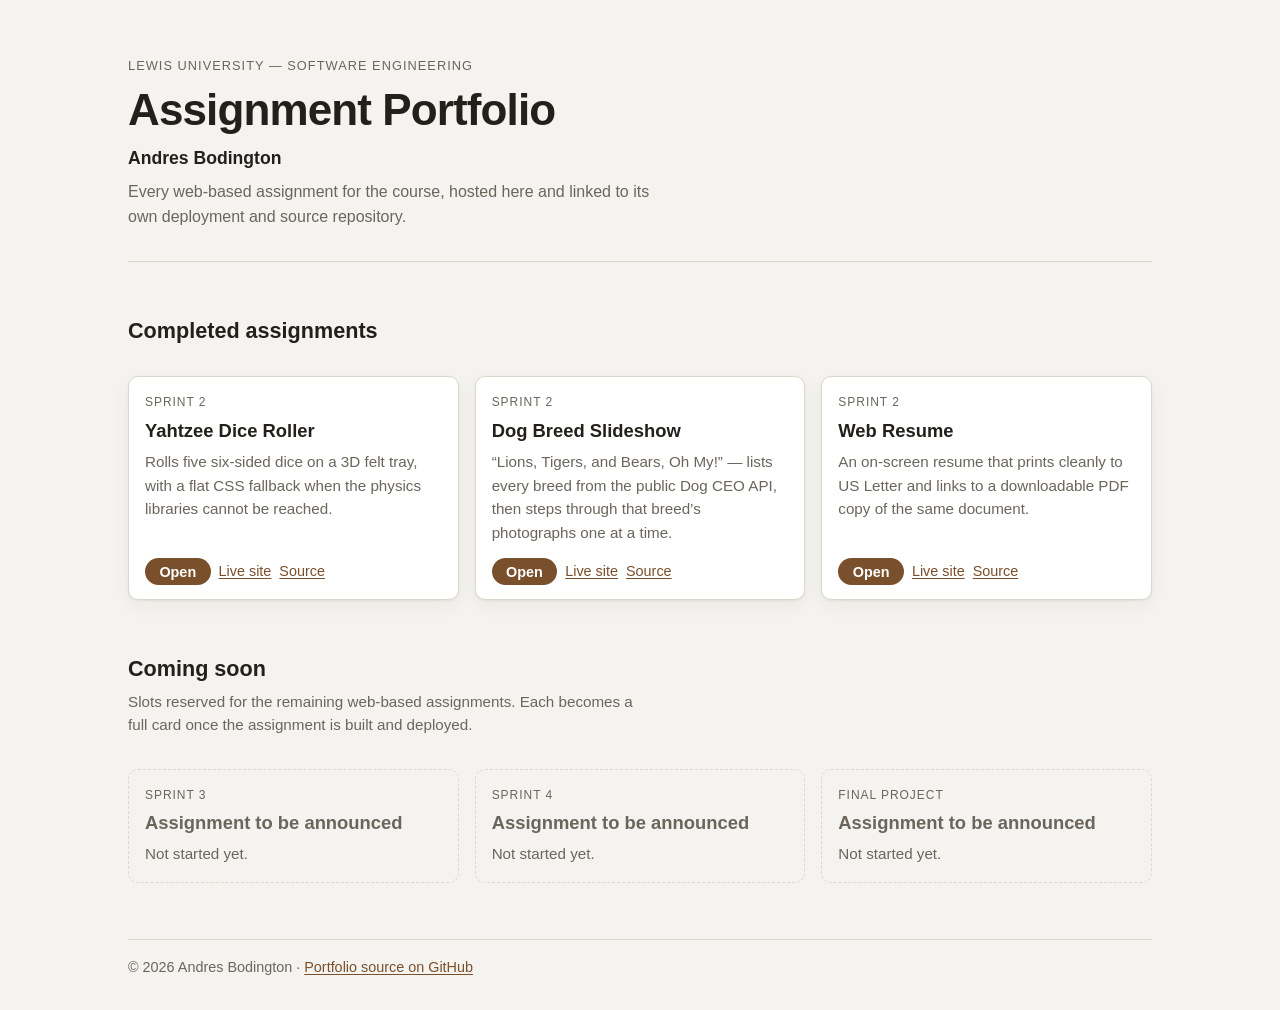
<file: index.html>
<!doctype html>
<html lang='en'>
	<head>
		<meta charset='utf-8' />
		<meta name='viewport' content='width=device-width, initial-scale=1' />
		<meta
			name='description'
			content='Portfolio hub for the web-based class assignments of Andres Bodington.'
		/>
		<link rel='stylesheet' href='index.css' />
		<title>Andres Bodington — Assignment Portfolio</title>
	</head>
	<body>
		<header class='page-header'>
			<p class='eyebrow'>Lewis University — Software Engineering</p>
			<h1>Assignment Portfolio</h1>
			<p class='byline'>Andres Bodington</p>
			<p class='intro'>
				Every web-based assignment for the course, hosted here and linked to its own
				deployment and source repository.
			</p>
		</header>

		<main>
			<section aria-labelledby='completed-heading'>
				<h2 id='completed-heading'>Completed assignments</h2>

				<!--
					TODO: replace each azurestaticapps.net placeholder below once the individual
					assignment deployments have hostnames. The local copies under /dice-roller/,
					/dog-breeds/, and /web-resume/ are served from this site and work regardless.
				-->
				<ul class='card-grid'>
					<li class='card'>
						<p class='sprint-label'>Sprint 2</p>
						<h3>Yahtzee Dice Roller</h3>
						<p class='card-body'>
							Rolls five six-sided dice on a 3D felt tray, with a flat CSS fallback when
							the physics libraries cannot be reached.
						</p>
						<ul class='link-row'>
							<li><a class='link-primary' href='dice-roller/'>Open</a></li>
							<li>
								<a href='https://yellow-moss-04310bc10.5.azurestaticapps.net'>Live site</a>
							</li>
							<li><a href='https://github.com/aebodi/dice_roller_ai'>Source</a></li>
						</ul>
					</li>

					<li class='card'>
						<p class='sprint-label'>Sprint 2</p>
						<h3>Dog Breed Slideshow</h3>
						<p class='card-body'>
							“Lions, Tigers, and Bears, Oh My!” — lists every breed from the public Dog
							CEO API, then steps through that breed’s photographs one at a time.
						</p>
						<ul class='link-row'>
							<li><a class='link-primary' href='dog-breeds/'>Open</a></li>
							<li>
								<a href='https://zealous-coast-04e17a610.3.azurestaticapps.net'>Live site</a>
							</li>
							<li>
								<a href='https://github.com/aebodi/lions_tigers_and_bears_oh_my-'>Source</a>
							</li>
						</ul>
					</li>

					<li class='card'>
						<p class='sprint-label'>Sprint 2</p>
						<h3>Web Resume</h3>
						<p class='card-body'>
							An on-screen resume that prints cleanly to US Letter and links to a
							downloadable PDF copy of the same document.
						</p>
						<ul class='link-row'>
							<li><a class='link-primary' href='web-resume/'>Open</a></li>
							<li>
								<a href='https://jolly-flower-0d801ea10.4.azurestaticapps.net'>Live site</a>
							</li>
							<li><a href='https://github.com/aebodi/web_resume'>Source</a></li>
						</ul>
					</li>
				</ul>
			</section>

			<section aria-labelledby='upcoming-heading'>
				<h2 id='upcoming-heading'>Coming soon</h2>
				<p class='section-note'>
					Slots reserved for the remaining web-based assignments. Each becomes a full card
					once the assignment is built and deployed.
				</p>

				<ul class='card-grid'>
					<li class='card card-upcoming' aria-disabled='true'>
						<p class='sprint-label'>Sprint 3</p>
						<h3>Assignment to be announced</h3>
						<p class='card-body'>Not started yet.</p>
					</li>

					<li class='card card-upcoming' aria-disabled='true'>
						<p class='sprint-label'>Sprint 4</p>
						<h3>Assignment to be announced</h3>
						<p class='card-body'>Not started yet.</p>
					</li>

					<li class='card card-upcoming' aria-disabled='true'>
						<p class='sprint-label'>Final project</p>
						<h3>Assignment to be announced</h3>
						<p class='card-body'>Not started yet.</p>
					</li>
				</ul>
			</section>
		</main>

		<footer class='page-footer'>
			<p>
				© 2026 Andres Bodington ·
				<a href='https://github.com/aebodi/assignment-portfolio'>Portfolio source on GitHub</a>
			</p>
		</footer>
	</body>
</html>
</file>
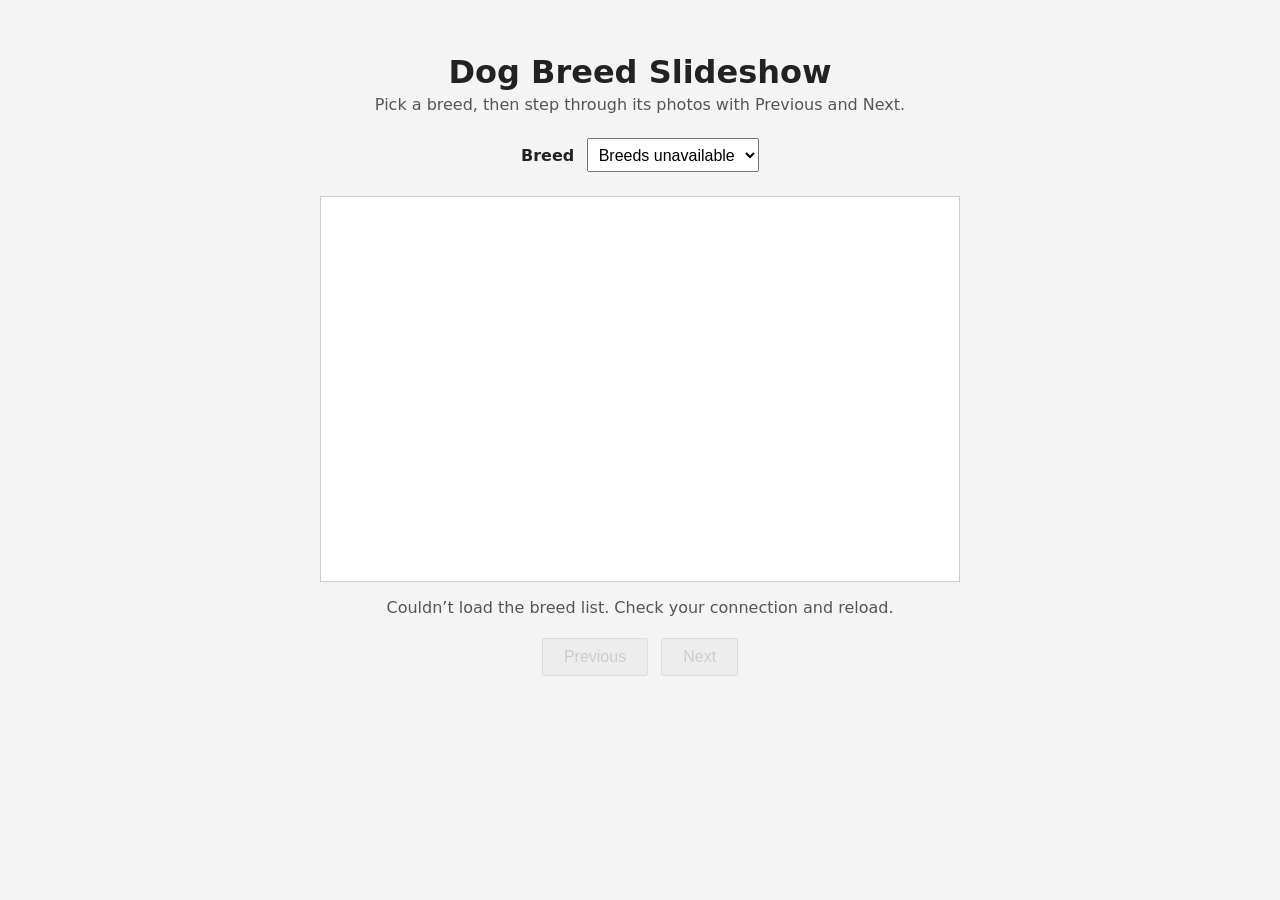
<file: dog-breeds/index.html>
<!DOCTYPE html>
<!--
	AI use: Claude (Opus 5) drafted this markup following the page structure taught in Brad
	Schiff's tutorial "Dogs, JavaScript & An API"; reviewed and edited by hand.
-->
<html lang='en'>
<head>
	<meta charset='UTF-8'>
	<meta name='viewport' content='width=device-width, initial-scale=1.0'>
	<title>Dog Breed Slideshow</title>
	<link rel='stylesheet' href='styles.css'>
</head>
<body>
	<main class='app'>
		<h1>Dog Breed Slideshow</h1>
		<p class='intro'>Pick a breed, then step through its photos with Previous and Next.</p>

		<div class='picker'>
			<label for='breedSelect'>Breed</label>
			<select id='breedSelect'>
				<option value=''>Loading breeds…</option>
			</select>
		</div>

		<div class='viewer' id='viewer'></div>

		<p id='statusMessage' class='status'>Choose a breed to begin.</p>

		<div class='controls'>
			<button id='previousButton' type='button' disabled>Previous</button>
			<button id='nextButton' type='button' disabled>Next</button>
		</div>
	</main>

	<script src='script.js'></script>
</body>
</html>
</file>
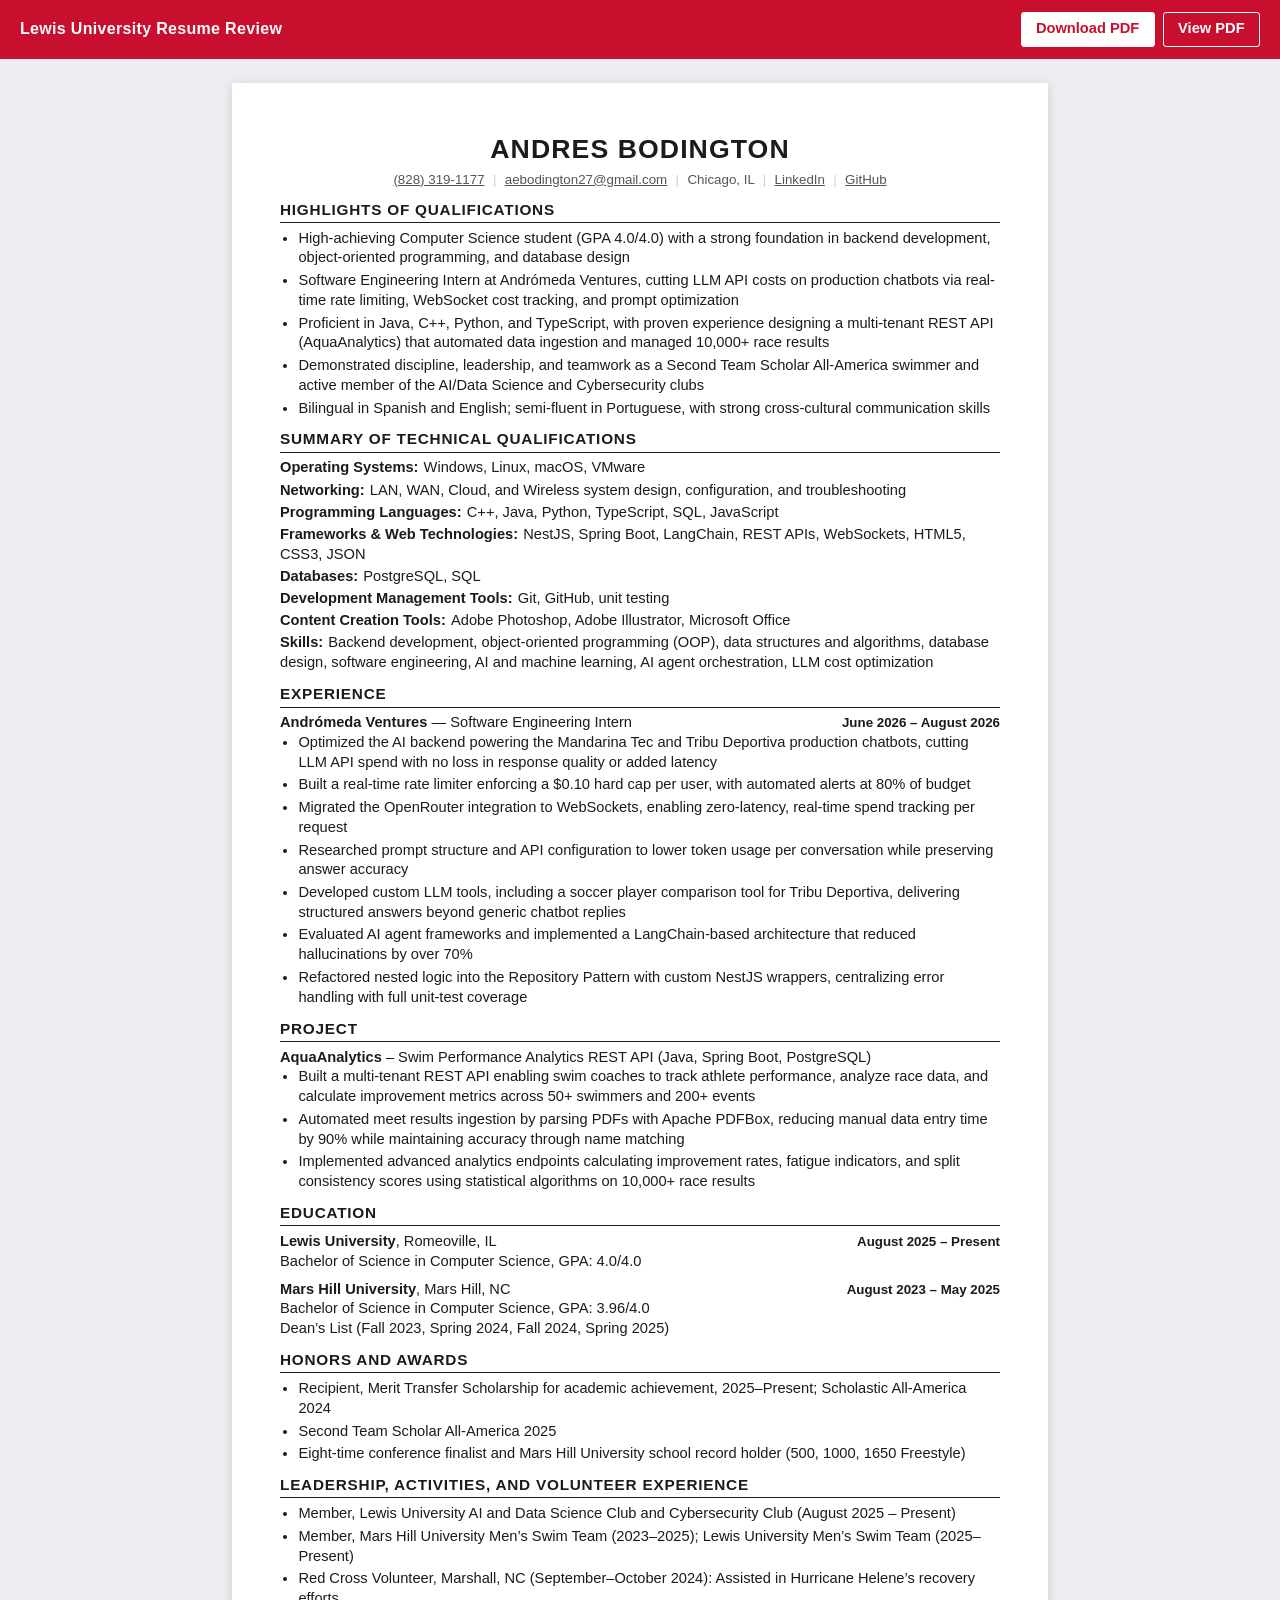
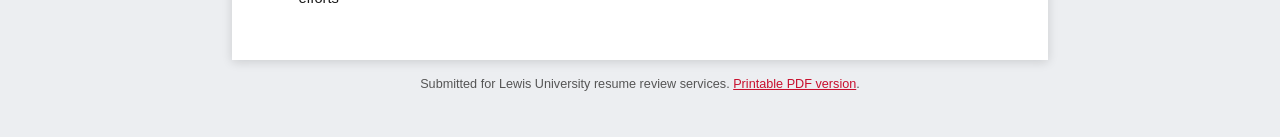
<file: web-resume/index.html>
<!DOCTYPE html>
<!--
	AI use: Claude (Opus 5) generated the initial HTML structure and section markup from the
	content of my existing PDF resume. All resume content is my own; headings, wording, and
	link targets were reviewed and corrected by hand.
-->
<html lang='en'>

<head>
	<meta charset='utf-8'>
	<meta name='viewport' content='width=device-width, initial-scale=1'>
	<title>Andres Bodington &mdash; Resume</title>
	<meta name='description'
		content='Web resume of Andres Bodington, Computer Science student at Lewis University.'>
	<link rel='stylesheet' href='index.css'>
</head>

<body>

	<!-- Screen-only toolbar. Hidden when the page is printed. -->
	<nav class='toolbar' aria-label='Resume actions'>
		<span class='toolbar-title'>Lewis University Resume Review</span>
		<div class='toolbar-actions'>
			<a class='button' href='andres-bodington-resume.pdf' download>Download PDF</a>
			<a class='button button-secondary' href='andres-bodington-resume.pdf' target='_blank'
				rel='noopener'>View PDF</a>
		</div>
	</nav>

	<main class='resume' id='resume'>

		<header class='resume-header'>
			<h1>Andres Bodington</h1>
			<p class='contact'>
				<a href='tel:+18283191177'>(828) 319-1177</a>
				<span class='divider' aria-hidden='true'>|</span>
				<a href='mailto:aebodington27@gmail.com'>aebodington27@gmail.com</a>
				<span class='divider' aria-hidden='true'>|</span>
				<span>Chicago, IL</span>
				<span class='divider' aria-hidden='true'>|</span>
				<a href='https://www.linkedin.com/in/andresbodington' target='_blank'
					rel='noopener'>LinkedIn</a>
				<span class='divider' aria-hidden='true'>|</span>
				<a href='https://github.com/aebodi' target='_blank' rel='noopener'>GitHub</a>
			</p>
		</header>

		<section class='resume-section'>
			<h2>Highlights of Qualifications</h2>
			<ul>
				<li>
					High-achieving Computer Science student (GPA 4.0/4.0) with a strong foundation in
					backend development, object-oriented programming, and database design
				</li>
				<li>
					Software Engineering Intern at Andr&oacute;meda Ventures, cutting LLM API costs on
					production chatbots via real-time rate limiting, WebSocket cost tracking, and prompt
					optimization
				</li>
				<li>
					Proficient in Java, C++, Python, and TypeScript, with proven experience designing a
					multi-tenant REST API (AquaAnalytics) that automated data ingestion and managed
					10,000+ race results
				</li>
				<li>
					Demonstrated discipline, leadership, and teamwork as a Second Team Scholar
					All-America swimmer and active member of the AI/Data Science and Cybersecurity clubs
				</li>
				<li>
					Bilingual in Spanish and English; semi-fluent in Portuguese, with strong
					cross-cultural communication skills
				</li>
			</ul>
		</section>

		<section class='resume-section'>
			<h2>Summary of Technical Qualifications</h2>
			<dl class='skills'>
				<dt>Operating Systems</dt>
				<dd>Windows, Linux, macOS, VMware</dd>

				<dt>Networking</dt>
				<dd>LAN, WAN, Cloud, and Wireless system design, configuration, and troubleshooting</dd>

				<dt>Programming Languages</dt>
				<dd>C++, Java, Python, TypeScript, SQL, JavaScript</dd>

				<dt>Frameworks &amp; Web Technologies</dt>
				<dd>NestJS, Spring Boot, LangChain, REST APIs, WebSockets, HTML5, CSS3, JSON</dd>

				<dt>Databases</dt>
				<dd>PostgreSQL, SQL</dd>

				<dt>Development Management Tools</dt>
				<dd>Git, GitHub, unit testing</dd>

				<dt>Content Creation Tools</dt>
				<dd>Adobe Photoshop, Adobe Illustrator, Microsoft Office</dd>

				<dt>Skills</dt>
				<dd>
					Backend development, object-oriented programming (OOP), data structures and
					algorithms, database design, software engineering, AI and machine learning, AI agent
					orchestration, LLM cost optimization
				</dd>
			</dl>
		</section>

		<section class='resume-section'>
			<h2>Experience</h2>
			<article class='entry'>
				<div class='entry-head'>
					<h3><strong>Andr&oacute;meda Ventures</strong> &mdash; Software Engineering Intern</h3>
					<span class='entry-date'>June 2026 &ndash; August 2026</span>
				</div>
				<ul>
					<li>
						Optimized the AI backend powering the Mandarina Tec and Tribu Deportiva production
						chatbots, cutting LLM API spend with no loss in response quality or added latency
					</li>
					<li>
						Built a real-time rate limiter enforcing a $0.10 hard cap per user, with automated
						alerts at 80% of budget
					</li>
					<li>
						Migrated the OpenRouter integration to WebSockets, enabling zero-latency, real-time
						spend tracking per request
					</li>
					<li>
						Researched prompt structure and API configuration to lower token usage per
						conversation while preserving answer accuracy
					</li>
					<li>
						Developed custom LLM tools, including a soccer player comparison tool for Tribu
						Deportiva, delivering structured answers beyond generic chatbot replies
					</li>
					<li>
						Evaluated AI agent frameworks and implemented a LangChain-based architecture that
						reduced hallucinations by over 70%
					</li>
					<li>
						Refactored nested logic into the Repository Pattern with custom NestJS wrappers,
						centralizing error handling with full unit-test coverage
					</li>
				</ul>
			</article>
		</section>

		<section class='resume-section'>
			<h2>Project</h2>
			<article class='entry'>
				<div class='entry-head'>
					<h3>
						<strong>AquaAnalytics</strong> &ndash; Swim Performance Analytics REST API
						<span class='entry-meta'>(Java, Spring Boot, PostgreSQL)</span>
					</h3>
				</div>
				<ul>
					<li>
						Built a multi-tenant REST API enabling swim coaches to track athlete performance,
						analyze race data, and calculate improvement metrics across 50+ swimmers and
						200+ events
					</li>
					<li>
						Automated meet results ingestion by parsing PDFs with Apache PDFBox, reducing
						manual data entry time by 90% while maintaining accuracy through name matching
					</li>
					<li>
						Implemented advanced analytics endpoints calculating improvement rates, fatigue
						indicators, and split consistency scores using statistical algorithms on
						10,000+ race results
					</li>
				</ul>
			</article>
		</section>

		<section class='resume-section'>
			<h2>Education</h2>
			<article class='entry'>
				<div class='entry-head'>
					<h3><strong>Lewis University</strong>, Romeoville, IL</h3>
					<span class='entry-date'>August 2025 &ndash; Present</span>
				</div>
				<p class='entry-detail'>Bachelor of Science in Computer Science, GPA: 4.0/4.0</p>
			</article>
			<article class='entry'>
				<div class='entry-head'>
					<h3><strong>Mars Hill University</strong>, Mars Hill, NC</h3>
					<span class='entry-date'>August 2023 &ndash; May 2025</span>
				</div>
				<p class='entry-detail'>Bachelor of Science in Computer Science, GPA: 3.96/4.0</p>
				<p class='entry-detail'>Dean&rsquo;s List (Fall 2023, Spring 2024, Fall 2024, Spring 2025)</p>
			</article>
		</section>

		<section class='resume-section'>
			<h2>Honors and Awards</h2>
			<ul>
				<li>
					Recipient, Merit Transfer Scholarship for academic achievement, 2025&ndash;Present;
					Scholastic All-America 2024
				</li>
				<li>Second Team Scholar All-America 2025</li>
				<li>
					Eight-time conference finalist and Mars Hill University school record holder
					(500, 1000, 1650 Freestyle)
				</li>
			</ul>
		</section>

		<section class='resume-section'>
			<h2>Leadership, Activities, and Volunteer Experience</h2>
			<ul>
				<li>
					Member, Lewis University AI and Data Science Club and Cybersecurity Club
					(August 2025 &ndash; Present)
				</li>
				<li>
					Member, Mars Hill University Men&rsquo;s Swim Team (2023&ndash;2025); Lewis University
					Men&rsquo;s Swim Team (2025&ndash;Present)
				</li>
				<li>
					Red Cross Volunteer, Marshall, NC (September&ndash;October 2024): Assisted in
					Hurricane Helene&rsquo;s recovery efforts
				</li>
			</ul>
		</section>

	</main>

	<footer class='page-footer'>
		<p>
			Submitted for Lewis University resume review services.
			<a href='andres-bodington-resume.pdf'>Printable PDF version</a>.
		</p>
	</footer>

</body>

</html>
</file>
<file: index.css>
:root {
	--color-page: #f5f3ef;
	--color-surface: #ffffff;
	--color-border: #ddd7cd;
	--color-text: #23201c;
	--color-muted: #6b655c;
	--color-accent: #7a4f2b;
	--color-accent-text: #ffffff;
	--space-sm: 0.5rem;
	--space-md: 1rem;
	--space-lg: 2rem;
	--space-xl: 3.5rem;
	--radius: 10px;
	--shadow: 0 1px 2px rgba(35, 32, 28, 0.06), 0 6px 18px rgba(35, 32, 28, 0.05);
	--measure: 62ch;
	--font-stack: -apple-system, BlinkMacSystemFont, 'Segoe UI', Roboto, Helvetica, Arial,
		sans-serif;
}

*,
*::before,
*::after {
	box-sizing: border-box;
}

body {
	margin: 0 auto;
	padding: var(--space-xl) var(--space-lg) var(--space-lg);
	max-width: 68rem;
	background-color: var(--color-page);
	color: var(--color-text);
	font-family: var(--font-stack);
	line-height: 1.55;
}

h1,
h2,
h3 {
	margin: 0;
	line-height: 1.2;
}

p {
	margin: 0;
}

a {
	color: var(--color-accent);
	text-decoration-thickness: 1px;
	text-underline-offset: 2px;
}

a:hover {
	text-decoration-thickness: 2px;
}

a:focus-visible {
	outline: 2px solid var(--color-accent);
	outline-offset: 3px;
	border-radius: 3px;
}

.page-header {
	display: flex;
	flex-direction: column;
	gap: var(--space-sm);
	padding-bottom: var(--space-lg);
	border-bottom: 1px solid var(--color-border);
}

.eyebrow {
	color: var(--color-muted);
	font-size: 0.8rem;
	letter-spacing: 0.08em;
	text-transform: uppercase;
}

.page-header h1 {
	font-size: clamp(2rem, 5vw, 2.75rem);
	letter-spacing: -0.02em;
}

.byline {
	font-size: 1.1rem;
	font-weight: 600;
}

.intro {
	max-width: var(--measure);
	color: var(--color-muted);
}

main section {
	margin-top: var(--space-xl);
}

main h2 {
	font-size: 1.35rem;
}

.section-note {
	margin-top: var(--space-sm);
	max-width: var(--measure);
	color: var(--color-muted);
	font-size: 0.95rem;
}

.card-grid {
	display: grid;
	grid-template-columns: repeat(auto-fit, minmax(17rem, 1fr));
	gap: var(--space-md);
	margin: var(--space-lg) 0 0;
	padding: 0;
	list-style: none;
}

.card {
	display: flex;
	flex-direction: column;
	gap: var(--space-sm);
	padding: var(--space-md);
	background-color: var(--color-surface);
	border: 1px solid var(--color-border);
	border-radius: var(--radius);
	box-shadow: var(--shadow);
}

.sprint-label {
	color: var(--color-muted);
	font-size: 0.75rem;
	letter-spacing: 0.08em;
	text-transform: uppercase;
}

.card h3 {
	font-size: 1.15rem;
}

.card-body {
	flex-grow: 1;
	color: var(--color-muted);
	font-size: 0.95rem;
}

.link-row {
	display: flex;
	flex-wrap: wrap;
	gap: var(--space-sm);
	align-items: center;
	margin: var(--space-sm) 0 0;
	padding: 0;
	list-style: none;
	font-size: 0.9rem;
}

.link-primary {
	padding: 0.35rem 0.9rem;
	background-color: var(--color-accent);
	color: var(--color-accent-text);
	border-radius: 999px;
	text-decoration: none;
	font-weight: 600;
}

.link-primary:hover {
	text-decoration: underline;
	text-decoration-thickness: 2px;
}

.card-upcoming {
	background-color: transparent;
	border-style: dashed;
	box-shadow: none;
	cursor: default;
}

.card-upcoming h3,
.card-upcoming .card-body {
	color: var(--color-muted);
}

.page-footer {
	margin-top: var(--space-xl);
	padding-top: var(--space-md);
	border-top: 1px solid var(--color-border);
	color: var(--color-muted);
	font-size: 0.9rem;
}

@media (prefers-color-scheme: dark) {
	:root {
		--color-page: #1a1815;
		--color-surface: #232019;
		--color-border: #3a352d;
		--color-text: #f1ece3;
		--color-muted: #a8a094;
		--color-accent: #e0a973;
		--color-accent-text: #231f19;
		--shadow: none;
	}
}
</file>
<file: dog-breeds/styles.css>
/*
 * Dog Breed Slideshow
 *
 * AI use: Claude (Opus 5) wrote this stylesheet. It is plain layout only and does not follow
 * the tutorial's styling; reviewed and edited by hand.
 */

body {
	margin: 0;
	padding: 2rem 1rem;
	background: #f4f4f4;
	color: #222;
	font-family: system-ui, sans-serif;
}

.app {
	max-width: 40rem;
	margin: 0 auto;
	text-align: center;
}

h1 {
	margin-bottom: 0.25rem;
}

.intro {
	margin-top: 0;
	color: #555;
}

.picker {
	margin: 1.5rem 0;
}

label {
	margin-right: 0.5rem;
	font-weight: bold;
}

select {
	padding: 0.4rem;
	font-size: 1rem;
}

/* Fixed height so the page does not jump as photos of different sizes load. */
.viewer {
	display: flex;
	align-items: center;
	justify-content: center;
	height: 24rem;
	background: #fff;
	border: 1px solid #ccc;
}

#breedImage {
	max-width: 100%;
	max-height: 100%;
}

.status {
	min-height: 1.5rem;
	color: #555;
}

.controls button {
	margin: 0 0.25rem;
	padding: 0.5rem 1.25rem;
	font-size: 1rem;
	cursor: pointer;
}

.controls button:disabled {
	cursor: default;
	opacity: 0.5;
}
</file>
<file: web-resume/index.css>
/*
 * AI use: Claude (Opus 5) generated the initial stylesheet, including the screen layout and
 * the @media print block. Colors, spacing, and type scale were adjusted by hand after
 * checking the printed output against the PDF resume.
 */

/* Lewis University red is used sparingly as the single accent color. */
:root {
	--color-accent: #c8102e;
	--color-ink: #1b1b1b;
	--color-muted: #555555;
	--color-rule: #cfcfcf;
	--color-page: #ffffff;
	--color-canvas: #eceef1;
	--page-width: 8.5in;
	--page-margin: 0.5in;
}

* {
	box-sizing: border-box;
}

html {
	-webkit-text-size-adjust: 100%;
}

body {
	margin: 0;
	padding: 0 0 2rem;
	background: var(--color-canvas);
	color: var(--color-ink);
	font-family: 'Calibri', 'Carlito', 'Helvetica Neue', Arial, sans-serif;
	font-size: 11pt;
	line-height: 1.35;
}

a {
	color: var(--color-accent);
}

a:hover,
a:focus {
	text-decoration: none;
}

/* ---------- Screen-only toolbar ---------- */

.toolbar {
	display: flex;
	flex-wrap: wrap;
	gap: 0.75rem 1rem;
	align-items: center;
	justify-content: space-between;
	padding: 0.75rem 1.25rem;
	background: var(--color-accent);
	color: var(--color-page);
}

.toolbar-title {
	font-size: 1rem;
	font-weight: 700;
	letter-spacing: 0.02em;
}

.toolbar-actions {
	display: flex;
	flex-wrap: wrap;
	gap: 0.5rem;
}

.button {
	display: inline-block;
	padding: 0.4rem 0.9rem;
	border: 1px solid var(--color-page);
	border-radius: 3px;
	background: var(--color-page);
	color: var(--color-accent);
	font: inherit;
	font-weight: 600;
	text-decoration: none;
	cursor: pointer;
}

.button:hover,
.button:focus {
	background: #f3d6da;
}

.button-secondary {
	background: transparent;
	color: var(--color-page);
}

.button-secondary:hover,
.button-secondary:focus {
	background: rgba(255, 255, 255, 0.18);
}

/* ---------- Resume sheet ---------- */

.resume {
	max-width: var(--page-width);
	margin: 1.5rem auto 0;
	padding: var(--page-margin);
	background: var(--color-page);
	box-shadow: 0 2px 10px rgba(0, 0, 0, 0.14);
}

.resume-header {
	text-align: center;
	margin-bottom: 0.6rem;
}

.resume-header h1 {
	margin: 0;
	font-size: 20pt;
	font-weight: 700;
	letter-spacing: 0.04em;
	text-transform: uppercase;
}

.contact {
	margin: 0.25rem 0 0;
	font-size: 10pt;
	color: var(--color-muted);
}

.contact a {
	color: var(--color-muted);
}

.divider {
	margin: 0 0.35em;
	color: var(--color-rule);
}

.resume-section {
	margin-top: 0.7rem;
}

.resume-section h2 {
	margin: 0 0 0.35rem;
	padding-bottom: 0.1rem;
	border-bottom: 1.5px solid var(--color-ink);
	font-size: 11.5pt;
	font-weight: 700;
	letter-spacing: 0.05em;
	text-transform: uppercase;
}

.resume-section ul {
	margin: 0;
	padding-left: 1.15rem;
}

.resume-section li {
	margin-bottom: 0.18rem;
}

/* ---------- Technical qualifications ---------- */

.skills {
	margin: 0;
}

.skills dt {
	float: left;
	clear: left;
	margin-right: 0.35em;
	font-weight: 700;
}

.skills dt::after {
	content: ':';
}

.skills dd {
	margin: 0 0 0.15rem 0;
}

/* ---------- Experience, project, education entries ---------- */

.entry {
	margin-bottom: 0.5rem;
	break-inside: avoid;
	page-break-inside: avoid;
}

.entry:last-child {
	margin-bottom: 0;
}

.entry-head {
	display: flex;
	flex-wrap: wrap;
	gap: 0 1rem;
	align-items: baseline;
	justify-content: space-between;
}

.entry-head h3 {
	margin: 0;
	font-size: 11pt;
	font-weight: 400;
}

.entry-date {
	font-size: 10pt;
	font-weight: 700;
	white-space: nowrap;
}

.entry-meta {
	font-weight: 400;
}

.entry-detail {
	margin: 0;
}

/* ---------- Footer ---------- */

.page-footer {
	max-width: var(--page-width);
	margin: 1rem auto 0;
	padding: 0 var(--page-margin);
	font-size: 9.5pt;
	color: var(--color-muted);
	text-align: center;
}

/* ---------- Narrow screens ---------- */

@media screen and (max-width: 40rem) {
	.resume {
		margin-top: 0;
		padding: 1rem;
		box-shadow: none;
	}

	.entry-head {
		display: block;
	}

	.skills dt {
		float: none;
	}

	.skills dd {
		margin-bottom: 0.4rem;
	}
}

/* ---------- Print ---------- */

@page {
	size: letter portrait;
	margin: 0.5in;
}

@media print {
	/* Type is tightened here so the full resume lands on a single US Letter page. */
	body {
		background: var(--color-page);
		padding: 0;
		font-size: 9pt;
		line-height: 1.18;
	}

	.resume-header h1 {
		font-size: 16pt;
	}

	.contact {
		font-size: 8.5pt;
	}

	.resume-section {
		margin-top: 0.42rem;
	}

	.resume-section h2 {
		margin-bottom: 0.2rem;
		font-size: 9.5pt;
	}

	.resume-section li {
		margin-bottom: 0.05rem;
	}

	.entry {
		margin-bottom: 0.3rem;
	}

	.entry-head h3,
	.entry-date {
		font-size: 9pt;
	}

	.toolbar,
	.page-footer {
		display: none;
	}

	.resume {
		max-width: none;
		margin: 0;
		padding: 0;
		box-shadow: none;
	}

	/* Links print as plain black text; the URLs are not useful on paper. */
	a {
		color: inherit;
		text-decoration: none;
	}

	.contact,
	.contact a {
		color: var(--color-ink);
	}

	.resume-section {
		break-inside: avoid;
		page-break-inside: avoid;
	}

	h2,
	h3 {
		break-after: avoid;
		page-break-after: avoid;
	}
}
</file>
